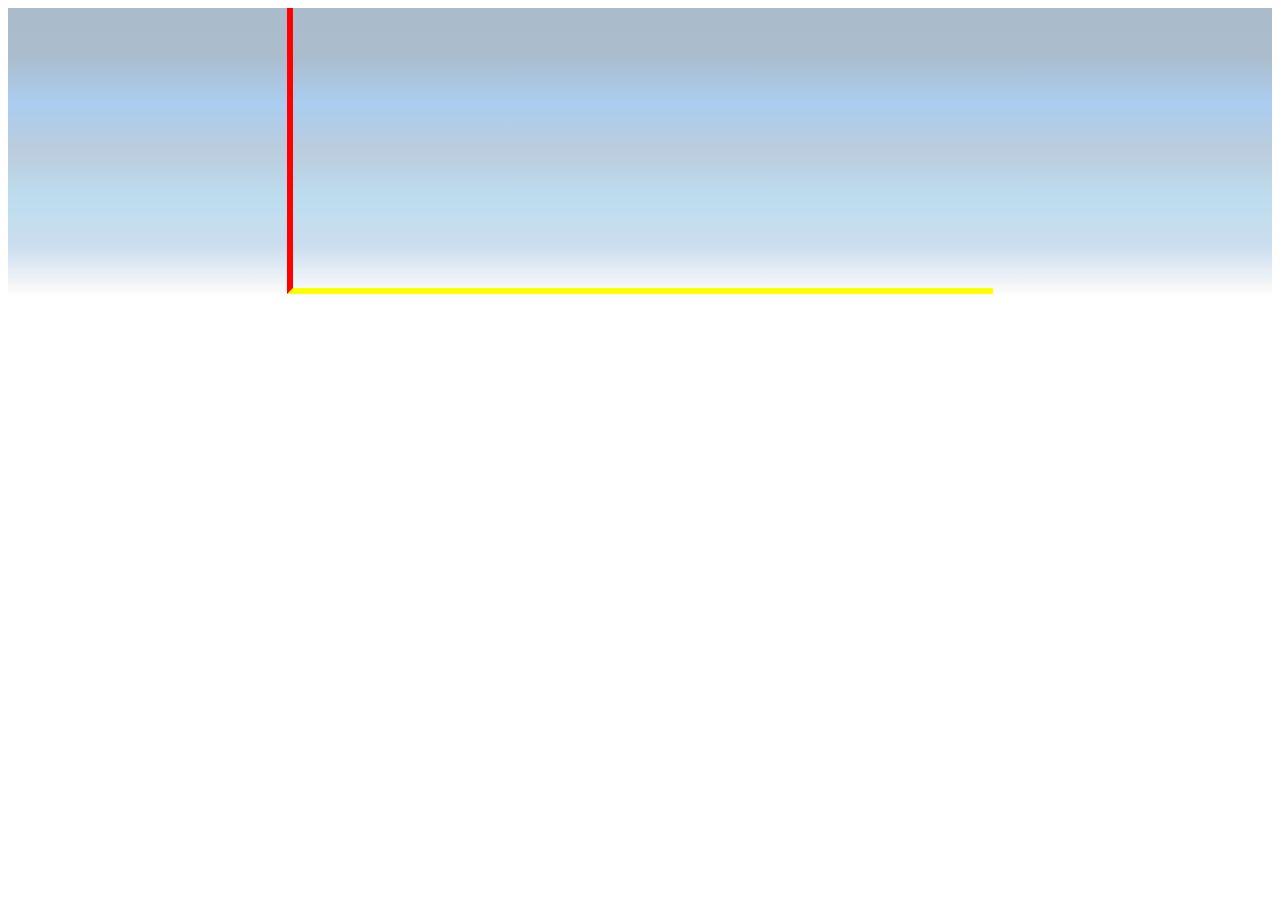
<file: index.html>
<!DOCTYPE html>
<html lang="en">
<head>
    <meta charset="UTF-8">
    <meta http-equiv="X-UA-Compatible" content="IE=edge">
    <meta name="viewport" content="width=device-width, initial-scale=1.0">
    <title>Document</title>
    <style>
        /* 首页 */
        #main_page {
        width: 100%;
        height: 100%;
        background: linear-gradient(#aabbcc, #abbccd, #abcdef, #bbccdd, #bcddef, #ccddee, #fdfcfb);
        }

        /* 首页上部空白 */
        #main_page .blank_in_main {
        width: 100%;
        height: 150px;
        }

        /* 中间方块 */
        #main_page .block {
        width: 700px;
        height: 280px;
        display: flex;
        margin: 0 auto;
        /* border-radius: 20px; */
        border-left: red solid 6px;
        border-bottom: yellow solid 6px;
        }

        /* #main_page .block:hover {
        border: 1px solid rgba(77, 77, 77, 0.4);
        -webkit-box-shadow: 0 0 70px #111;
        box-shadow: 0 0 70px #111;
        } */

        #main_page .block .text {
        width: 100%;
        height: 100%;
        color: #000;
        left: 0;
        top: 0;
        }

        #main_page .block .text h1 {
        text-align: center;
        font-family: my_first_font, STHeiti, \4e3d\9ed1 Pro, "microsoft yahei", \9ed1\4f53, sans-serif;
        font-size: 75px;
        }

        #main_page .block .text p {
        text-align: center;
        font-size: 20px;
        font-family: STHeiti, \4e3d\9ed1 Pro, "microsoft yahei", \9ed1\4f53, sans-serif;
        font-size: 24px;
        line-height: 38px;
        }

        #main_page .block .text p.foxmail_in_main {
        color: #2C91DE;
        font-family: Consolas;
        }

        #main_page .block .text p.neteasy_in_main {
        color: #7d2704;
        font-family: Consolas;
        }
    </style>
    <script src="https://cdnjs.cloudflare.com/ajax/libs/jquery/3.4.1/jquery.min.js"></script>
</head>
<body>
    <div id="main_page">
        <div class="block">
            <!-- <div class="text"> -->
                <!-- <h1>hello, world</h1>
                <p>狗日的杨俊明</p>
                <p>狗日的Mr-ming</p>
                <p>狗日的unicorn</p> -->
            <!-- </div> -->
        </div>
    </div>
</body>
<!-- <script>
    // 首页中间block随鼠标移动旋转部分
    let mouse = {
        X: 0,
        Y: 0,
        CX: 0,
        CY: 0,
    }, block = {
        X: mouse.X,
        Y: mouse.Y,
    }
    $('#main_page .block').on('mousemove', function (e) {
        mouse.X = (e.pageX - $(this).offset().left) - $('#main_page .block').width() / 2
        // e.pageX: 鼠标到浏览器视窗左边缘的距离
        // $(this).offset().left: block元素左边缘到浏览器视窗左边缘的距离
        mouse.Y = (e.pageY - $(this).offset().top) - $('#main_page .block').height() / 2
        // e.pageY: 鼠标到浏览器视窗上边缘的距离
        // $(this).offset().top: block元素上边缘到浏览器视窗上边缘的距离
    })
    $('#main_page .block').on('mouseleave', function (e) {
        mouse.X = mouse.CX
        mouse.Y = mouse.CY
    })
    setInterval(function () {
        block.Y = block.Y + (mouse.Y - block.Y) / 12
        block.X = block.X + (mouse.X - block.X) / 12
        $('#main_page .block').css({
            transform: 'scale(1.03) translate(' + (block.X * 0.05) + 'px, ' + (block.Y * 0.05) + 'px) rotateX(' + (block.Y * 0.05) + 'deg) rotateY(' + (block.X * 0.05) + 'deg)'
        })
    }, 20)
</script> -->
</html>
</file>
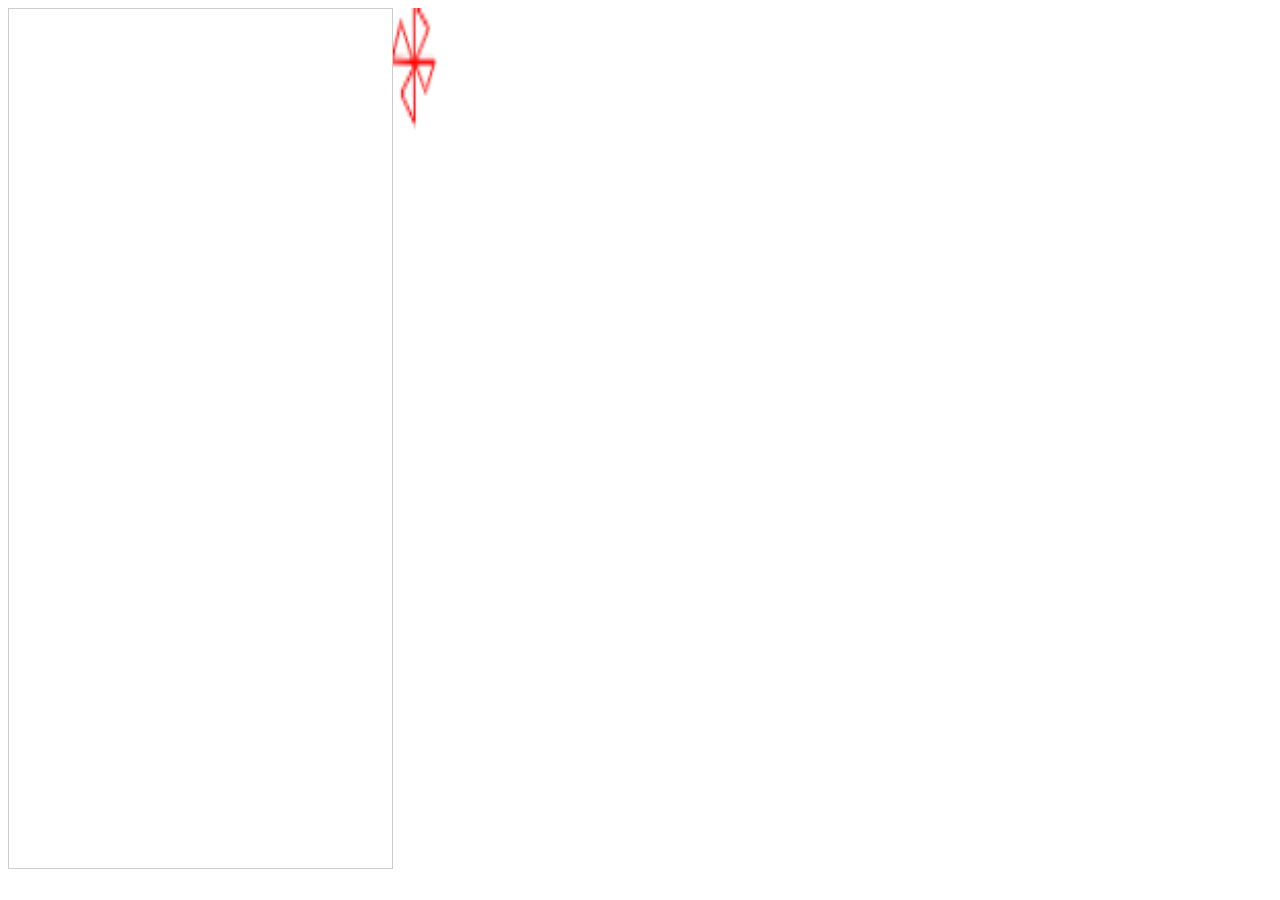
<file: canvas/index.html>
<!DOCTYPE html>
<html lang="en">

<head>
  <meta charset="UTF-8">
  <title>Title</title>
  <style>
    * {
      margin: 1;
      padding: 1;
    }
    .show-rough{
      border: 1px solid #ccc;
      width: 30%;
      height: 95vh;
      resize: none;
      font-size: large;
    }
  </style>
</head>

<body>

  <textarea id="points_input" class="show-rough"></textarea>

  <canvas id="myCanvas" style="position: absolute; width: 48%; height: 95vh;">
    <p>您的系统不支持此程序!</p>
  </canvas>


  <script>
    document.onkeydown = function(event){        //在全局中绑定按下事件  
      var e  = event  ||  window.e;
      var keyCode = e.keyCode || e.which;
      switch(keyCode){
        case 13:
          points = document.getElementById("points_input").value
          points = JSON.parse(points)

          draw(points)
          break;
      }
    }
    var ctx = document.querySelector('#myCanvas').getContext('2d')
    function draw(points){
      ctx.strokeStyle = '#f00'
      ctx.fillStyle = 'transParent'
      ctx.beginPath()
      for(let i = 0; i < points.length; ++i){
        for(let k = 0; k < points[i].length; ++k){
          if(k == 0){
            ctx.moveTo(points[i][k].x / 10 + 10, points[i][k].y / 10 + 10);
          }else{
            ctx.lineTo(points[i][k].x / 10 + 10, points[i][k].y / 10 + 10)
          }
        }
      }
      ctx.stroke()
    }
    var points = [[
                    {
                        "x": 3.49285,
                        "y": -2.53102,
                        "isEdit": true
                    },
                    {
                        "x": 2.5939,
                        "y": -108.60695,
                        "isEdit": true
                    },
                    {
                        "x": 74.06031,
                        "y": -64.55847,
                        "isEdit": true
                    },
                    {
                        "x": 8.43706,
                        "y": -5.67734
                    },
                    {
                        "x": 102.37719,
                        "y": -5.67734,
                        "isEdit": true
                    },
                    {
                        "x": 59.22766,
                        "y": 46.46168,
                        "isEdit": true
                    },
                    {
                        "x": 10.23496,
                        "y": -1.63207
                    },
                    {
                        "x": -60.78198,
                        "y": 49.608,
                        "isEdit": true
                    },
                    {
                        "x": 4.84127,
                        "y": 100.84806,
                        "isEdit": true
                    },
                    {
                        "x": 3.04337,
                        "y": 0.6153,
                        "isEdit": true
                    },
                    {
                        "x": -62.1304,
                        "y": -76.2448
                    },
                    {
                        "x": -105.7294,
                        "y": -8.37419,
                        "isEdit": true
                    },
                    {
                        "x": 8.43706,
                        "y": -4.32892
                    }
                ]]
    draw(points)
  </script>
</body>

</html>
</file>
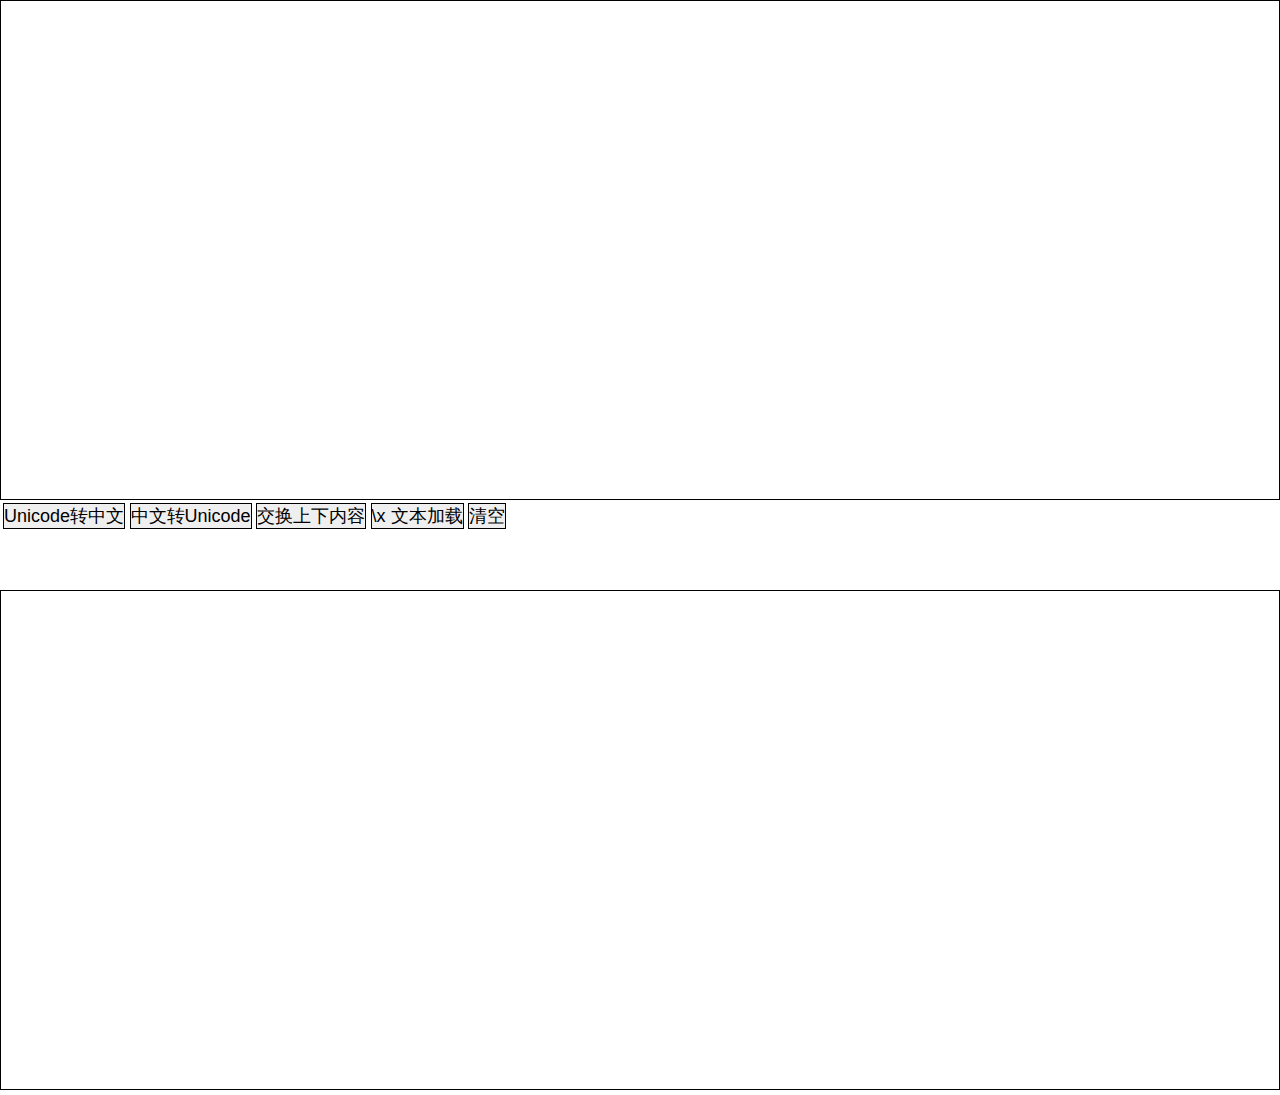
<file: coder/index.html>
<!DOCTYPE html>
<title>Coder Tools</title>
<meta charset="utf-8">
<meta name="viewport" content="width=device-width, initial-scale=1">
<link rel="stylesheet" href="/static/css/center.css">
<script type="text/javascript" src="/static/js/getUrlParams.js"></script>
<script type="text/javascript" src="/static/js/base64.js"></script>

<style>
    body{
        width: 100%;
        /* justify-content: center; */
        display: block;
        /* align-items: center; */
        background-color: white;
    }
    .textbox {
        width: 100%;
        height: 500px;
        resize: none;
        font-size: large;
    }
    .buttonBox {
        box-sizing: border-box;
        border: solid 3px white;
        width: 100%;
        height: 10%;
        font-size: large;
    }
    textarea {
        width: 100%;
        height: 100%;
        resize: none;
        font-size: large;
        /* 盒子内部框 */
        box-sizing: border-box;
        border: solid 1px black;
        padding: 10px;
    }
    button {
        font-size: large;
        box-sizing: border-box;
        border: solid 1px black;
    }

</style>

<body>
    <div class="textbox">
        <textarea id="input"></textarea>
    </div>
    <div class="buttonBox">
        <button onclick="unicodeToChinese()">Unicode转中文</button>
        <button onclick="chineseToUnicode()">中文转Unicode</button>
        <button onclick="exchange()">交换上下内容</button>
        <button onclick="redisLoad()">\x 文本加载</button>
        <button onclick="setStr('')">清空</button>
    </div>
    <div class="textbox">
        <textarea id="output"></textarea>
    </div>
    <script>
        function getStr() {
            var str = document.getElementById("input").value;
            return str;
        }

        function setStr(str) {
            document.getElementById("output").value = str;
        }

        function unicodeToChinese() {
            str = getStr();
            var reg = /\\u[0-9a-fA-F]{2,4}/g;
            var result = str.replace(reg, function (match) {
                var temp = parseInt(match.replace(/\\u/, ""), 16);
                return String.fromCharCode(temp);
            });
            setStr(result);
        }

        function chineseToUnicode() {
            str = getStr();
            var result = "";
            for (var i = 0; i < str.length; i++) {
                result += "\\u" + str.charCodeAt(i).toString(16);
            }
            setStr(result);
        }

        function redisLoad() {
            str = getStr();
            var result = "";
            result = decodeURI(str.replace(/\\x/g, "%"));
            setStr(result);
        }

        function exchange() {
            var str1 = getStr();
            var str2 = document.getElementById("output").value;
            document.getElementById("input").value = str2;
            document.getElementById("output").value = str1;
        }
    </script>

</body>
</file>
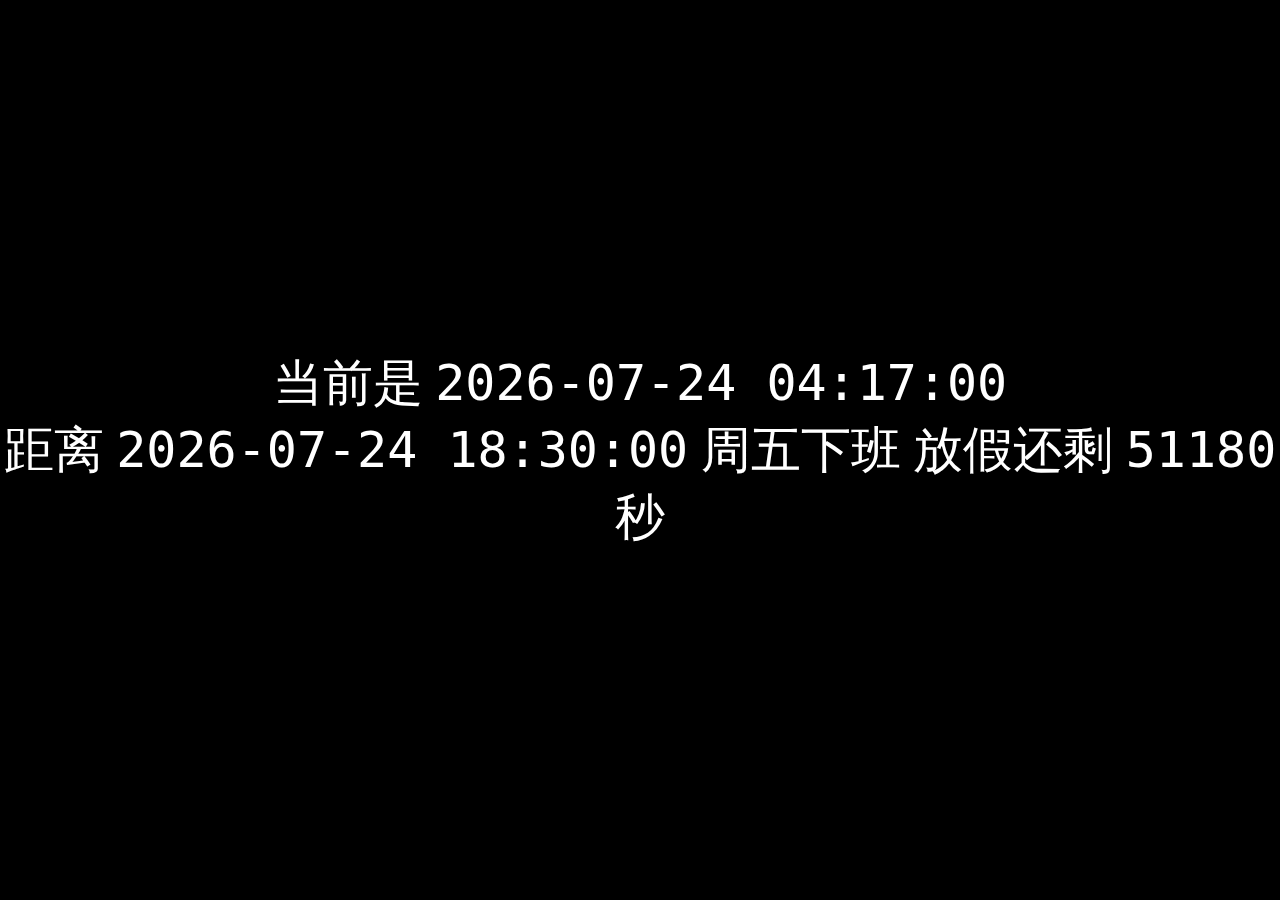
<file: holiday/index.html>
<!DOCTYPE html>
<title>holiday</title>
<meta charset="utf-8">
<meta name="viewport" content="width=device-width, initial-scale=1">
<link rel="stylesheet" href="/static/css/center.css">
<script type="text/javascript" src="/static/js/formatDate.js"></script>
<script type="text/javascript" src="/static/js/getUrlParams.js"></script>

<body>
    <div class="show_content" id="show_content">
        <span>当前是</span>
        <span id="now", class="num_show"></span>
        <br/>
        <span>距离</span>
        <span id="endDate", class="num_show"></span>
        <span id="holiday"></span>
        <!-- <span id="year", class="num_show"></span>
        <span>年</span>
        <span id="month", class="num_show"></span>
        <span>月</span>
        <span id="day", class="num_show"></span>
        <span>日</span>
        <span id="hour", class="num_show"></span>
        <span>时</span> -->
        <span>放假还剩</span>
        <span id="show_day", class="num_show"></span>
        <span>秒</span>
    </div>
    <script>

        console.log("-------------------使用说明-------------------")
        console.log("url中加入 endDate=2024-01-01 00:00:00 可以指定假期开始时间")
        console.log("url中加入 holiday=new_year 可以指定假期名称")
        console.log("-----------------end 使用说明-----------------")

        // 获取假期时间
        endDateStr = getLocationParams("endDate")
        if (endDateStr == "没有该参数信息") {
            var end_date = nextFriday()
        }else{
            var end_date = new Date(endDateStr);
        }

        // 获取假期名称
        holiday = getLocationParams("holiday")
        if (holiday == "没有该参数信息") {
            holiday = "周五下班"
        }

        initialLoad();

        remainSeconds = getHolidaySeconds()
        remainDays = parseInt(remainSeconds / 86400)

        document.title=holiday + "倒计时:" + remainDays

        function setDateShow(){
            document.getElementById("now").innerText = new Date().Format("yyyy-MM-dd hh:mm:ss");
            document.getElementById("endDate").innerText = end_date.Format("yyyy-MM-dd hh:mm:ss");
            // document.getElementById("year").innerText = end_date.getFullYear();
            // document.getElementById("month").innerText = end_date.getMonth() + 1;
            // document.getElementById("day").innerText = end_date.getDate();
            // document.getElementById("hour").innerText = end_date.getHours();
        }
        function getHolidaySeconds(){
            // 获取剩余的秒数
            var now = new Date();
            var endDay = end_date.getDate();
            if (now > end_date) {
                return 0
            }
            // 获取到当前时间的毫秒不可能刚好为0，所以剩余秒数+1
            remainSeconds = parseInt((end_date - now) / 1000) + 1;
            // var day = now.getDate();
            // if (now.getHours() >= 18) {
            //     remainSeconds = 0
            // }else if (now.getHours()<8 || (now.getHours()==8 && now.getMinutes()<30)){
            //     remainSeconds = 9.5 * 60 * 60
            // }else{
            //     remainSeconds = 60 - now.getSeconds() + 60 * (59 - now.getMinutes()) + 60 * 60 * (17 - now.getHours())
            // }
            // for(i=day+1;i<=endDay;i++){
            //     remainSeconds += 60 * 60 * 9.5
            // }
            return remainSeconds
        }

        function nextFriday(){
            var now = new Date();
            var week = now.getDay();
            var today = new Date(now.getFullYear() + "-" + (now.getMonth() + 1) + "-" + now.getDate());
            var friday = 0;
            if (week < 6 && week > 0){
                friday = today.getTime() + (5 - week) * 24 * 60 * 60 * 1000 + 18.5 * 60 * 60 * 1000;
            // }else{
            //     friday = today.getTime() + (12 - week) * 24 * 60 * 60 * 1000 + 18.5 * 60 * 60 * 1000;
            }
            return new Date(friday);
        }

        function updateHolidaySeconds(){
            remainSeconds = getHolidaySeconds();
            if (remainSeconds>0){
                document.getElementById("show_day").innerText = remainSeconds;
                document.getElementById("now").innerText = new Date().Format("yyyy-MM-dd hh:mm:ss");
            }else{
                document.getElementById("show_content").innerHTML = '放假时间到了，快回家吧<br\><img src="/static/img/fly.webp">';
            }
            if (typeof timer != "undefined" && remainSeconds == 0) {
                clearInterval(timer);
            }
        }

        function initialLoad(){
            document.getElementById("holiday").innerText = holiday;
            setDateShow()
            updateHolidaySeconds()
        }

        var timer = setInterval(updateHolidaySeconds, 1000);

    </script>
</body>
</file>
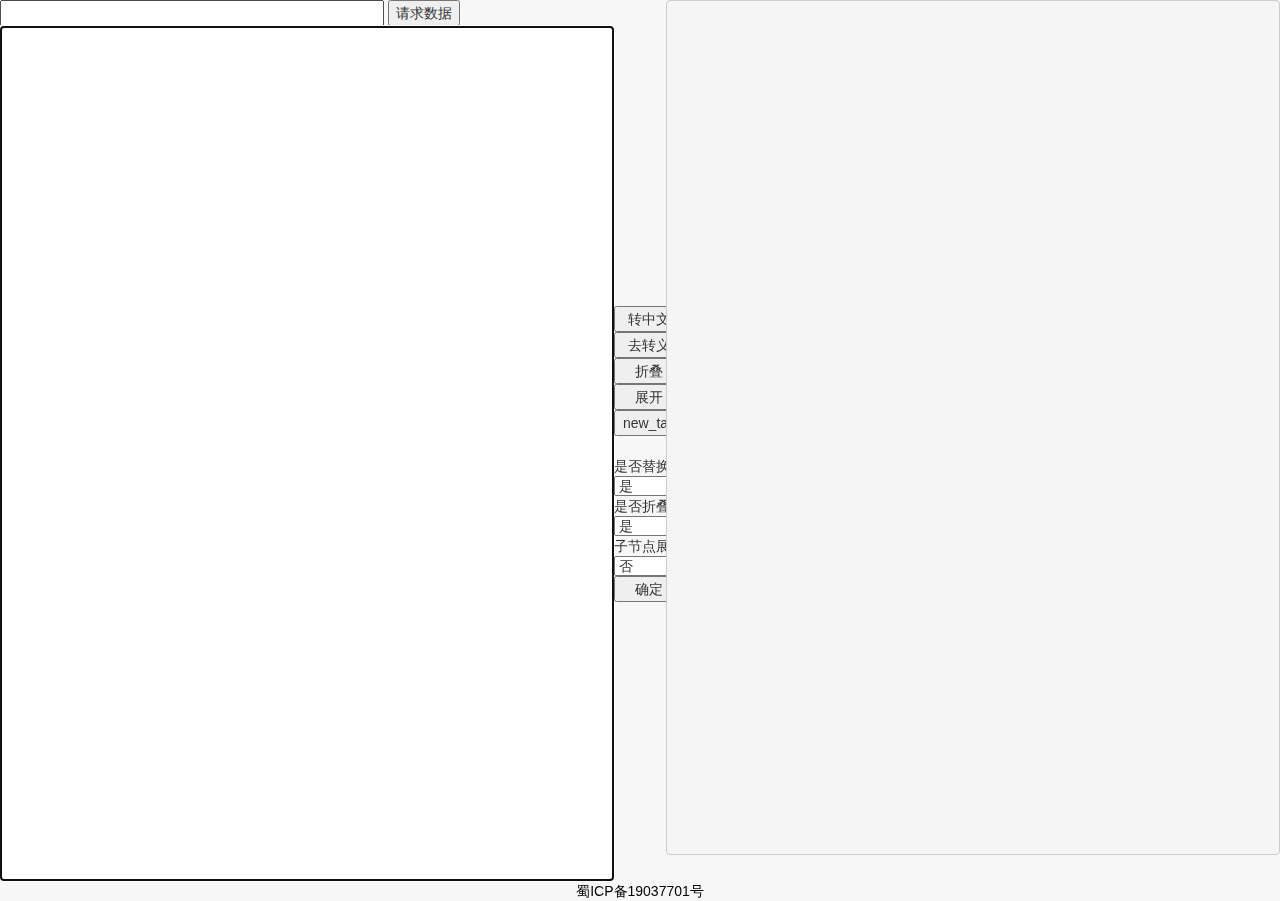
<file: json/index.html>
<!DOCTYPE html>
<html lang="zh">
<head>
<meta http-equiv="Content-Type" content="text/html; charset=UTF-8">
<link rel="stylesheet" type="text/css" href="https://cdn.bootcdn.net/ajax/libs/twitter-bootstrap/3.3.4/css/bootstrap.min.css" />
<link rel="stylesheet" type="text/css" href="https://cdn.bootcdn.net/ajax/libs/jquery-jsonview/1.2.3/jquery.jsonview.min.css" />
<title>json-stolenzc</title>
<style>
    body {
        background-color: #F7F7F7
    }
    .box{
        display: flex;
        align-items: center;
    }

    .operation{
        display: flex;
        flex-direction: column;
    }

    .show-rough{
        border: 1px solid #ccc;
        width: 48%;
        height: 95vh;
        resize: none;
        font-size: large;
    }

    .showinfo{
        position: absolute;
        /* background-color: #eef1f8; */
        width: 48%;
        height: 100%;
        top: 0;
        right: 0;
        /* padding: 5px;
        border-radius: 4px; */
        /* border: 1px solid #ccc; */
        /* display: none; */
    }
    .showinfo pre{
        padding: 5px;
        border: 1px solid #ccc;
        margin:2;
        height:95%;
        overflow-y: scroll;
    }

    .footer{
        text-align: center;
        vertical-align: bottom;
    }

    a:link,a:visited{
        color:black
    }

    a:hover{
        color:blue
    }

</style>
<script src="https://cdn.bootcdn.net/ajax/libs/jquery/1.8.0/jquery.min.js"></script>
<!-- <script src="https://cdn.bootcdn.net/ajax/libs/jquery-jsonview/1.2.3/jquery.jsonview.min.js"></script>  -->
<script src="/static/js/json_view.js"></script>

<script type="text/javascript">
 
    $(document).ready(function(){
        // 使用说明
        console.log("你真是个小可爱，使用说明都被你找到了")
        console.log("进入网页，自动聚焦到输入框")
        console.log("输入完成，敲回车自动使用替换并格式化方法")
        console.log("替换主要是替换掉单引号、True、False、None字符为json标准字符")
        console.log("除非json中有这些不需要替换，否则都建议使用替换并格式化")
        // 聚焦输入框
        $("#input").focus();
        // 绑定回车键
        $("#input").keypress(function(e) {
            var eCode = e.keyCode ? e.keyCode : e.which ? e.which : e.charCode;
                if (eCode == 13){
                    // run(true)
                    format(true)
        }
    });
        // $(".show-rough").mouseover(function(){
        //     var left = $(this).offset().left + $(this).width() +20;//计算div显示位置
        //     var top = $(this).offset().top + 20;
        //     var _jsonDate = $.parseJSON($(this).text());
        //     var showJson = syntaxHighlight(_jsonDate);
        //     $("#show-info").css({"left":left,"top":top}).show();
        //     $("#show-pre").html(showJson);
        // });
        // $(".show-rough").mouseout(function(){
        //     $("#show-info").hide().html();
        //     $("#show-pre").html();
        // })
    });

    function format(is_replace=true, collapsed=false, recursive_collapser=true){
        console.log(is_replace, collapsed, recursive_collapser)
        try {
            var input = $('#input').val()
            if (is_replace == true){
                input = input.replace(/\'/g, '"').replace(/True/g, 'true').replace(/False/g, 'false').replace(/None/g, 'null');
            }
            var input = eval('(' + input + ')');
        }
        catch (error) {
            return alert(error);
        }

        $('#show-pre').JSONView(input, { collapsed: collapsed, recursive_collapser: recursive_collapser })
    }

    function run(is_replace){
        // 获取输入值
        var _jsonData = document.getElementById("input").value
        // 调用json格式化
        var showJson = syntaxHighlight(_jsonData, is_replace)
        // 输出到页面上
        $("#show-pre").html(showJson);
        // document.getElementById("show-info").innerText = showJson;
    }

    function decodeUnicode(){
        // unicode 转为中文
        var html = document.getElementById("input").value
        html = unescape(html.replace(/\\u/g, '%u'))
        document.getElementById("input").value = html
    }

    function custom_config(){
        var replace = $('#repace').val() == 'true' ? true : false
        var expand = $('#expand').val() == 'true' ? true : false
        var expand_child = $('#expand_child').val() == 'true' ? true : false
        format(replace, expand, expand_child)
    }

    function newtab(){
        var html = document.getElementById("input").value
        html = html.replace(/\'/g, '"').replace(/True/g, 'true').replace(/False/g, 'false').replace(/None/g, 'null');
        var newwindow = window.open('', "_blank",'');
        newwindow.document.write(html);
    }

    function zhuanyi(){
        // 去转义函数
        var html = document.getElementById("input").value
        html = html.replace(/\\(.{1})/g, "$1")
        document.getElementById("input").value = html
    }

    function trans_to_chinese(){
        // unicode 转为中文
        var html = document.getElementById("input").value
        html = unescape(html.replace(/\\u/g, '%u'))
        document.getElementById("input").value = html
    }

    function get_data(){
        var url = document.getElementById("requests_url").value
        if (url.substr(0, 5) == "http:"){
            url = url.replace(/http:/, "https:")
            document.getElementById("requests_url").value = url
        }
        var httpRequest = new XMLHttpRequest();
        httpRequest.open('GET', url, true);
        httpRequest.send();
        httpRequest.onreadystatechange = function () {
            if (httpRequest.readyState == 4 && httpRequest.status == 200) {
                var json = httpRequest.responseText;//获取到json字符串，还需解析
                document.getElementById("input").value = json
                format()
            }
        };
    }

    //处理json数据，采用正则过滤出不同类型参数
    function syntaxHighlight(json, is_replace) {
        // 判断是否替换
        if (is_replace == true){
            json = json.replace(/\'/g, '"').replace(/True/g, 'true').replace(/False/g, 'false').replace(/None/g, 'null');
        }
        // json格式化，缩进为4个字符
        json = JSON.stringify(JSON.parse(json), undefined, 4);
        json = json.replace(/&/g, '&').replace(/</g, '<').replace(/>/g, '>');
        // 进行颜色替换
        return json.replace(/("(\\u[a-zA-Z0-9]{4}|\\[^u]|[^\\"])*"(\s*:)?|\b(true|false|null)\b|-?\d+(?:\.\d*)?(?:[eE][+\-]?\d+)?)/g, function(match) {
            var cls = 'number';
            if (/^"/.test(match)) {
                if (/:$/.test(match)) {
                    cls = 'key';
                } else {
                    cls = 'string';
                }
            } else if (/true|false/.test(match)) {
                cls = 'boolean';
            } else if (/null/.test(match)) {
                cls = 'null';
            }
            return '<span class="' + cls + '">' + match + '</span>';
            // js简单格式化json的方法
            // var text = "...";//json格式的字符串
            // var jsonPretty = JSON.stringify(JSON.parse(text),null,2);  
        });
    };
</script>
</head>
<body>

    <div id="requests" class="requests">
        <input type="text" id="requests_url" style="width: 30%;">
        <button id="requests_get" onclick="get_data()">请求数据</button>
    </div>


    <div class="box">

        <textarea id="input" class="show-rough"></textarea>
        <div class="operation">
            <button onclick="decodeUnicode()" title="unicode转中文">转中文</button>
            <button onclick="zhuanyi()" title="去转义">去转义</button>
            <button onclick="format(true, true)" title="全部折叠">折叠</button>
            <button onclick="format(true)" title="全部展开">展开</button>
            <button onclick="newtab()" title="新标签打开">new_tab</button>
            <span>&emsp;</span>
            <span>是否替换</span>
            <select name="replace" id="repace" title="是否替换">
                <option disabled>替换</option>
                <option value=true>是</option>
                <option value=false>否</option>
            </select>
            <span>是否折叠</span>
            <select name="expand" id="expand" title="是否折叠">
                <option disabled>折叠</option>
                <option value=true>是</option>
                <option value=false>否</option>
            </select>
            <span>子节点展开</span>
            <select name="expand_child" id="expand_child" title="是否展开子节点">
                <option disabled>子节点</option>
                <option value=true>是</option>
                <option value=false selected="true">否</option>
            </select>
            <button onclick="custom_config()" title="执行当前设置">确定</button>

        </div>
    
        <!-- <button onclick="run(true)">替换并格式化</button>
        <button onclick="run(false)">直接格式化</button>
        <button onclick="newtab()">打开新标签</button> -->
        <div id="show-info" class="showinfo">
            <pre id="show-pre" style="font-size: 1.3em;"></pre>
        </div>
    </div>

    <div class="footer">
        <a href="http://beian.miit.gov.cn">蜀ICP备19037701号</a>
    </div>

</body>
</html>
</file>
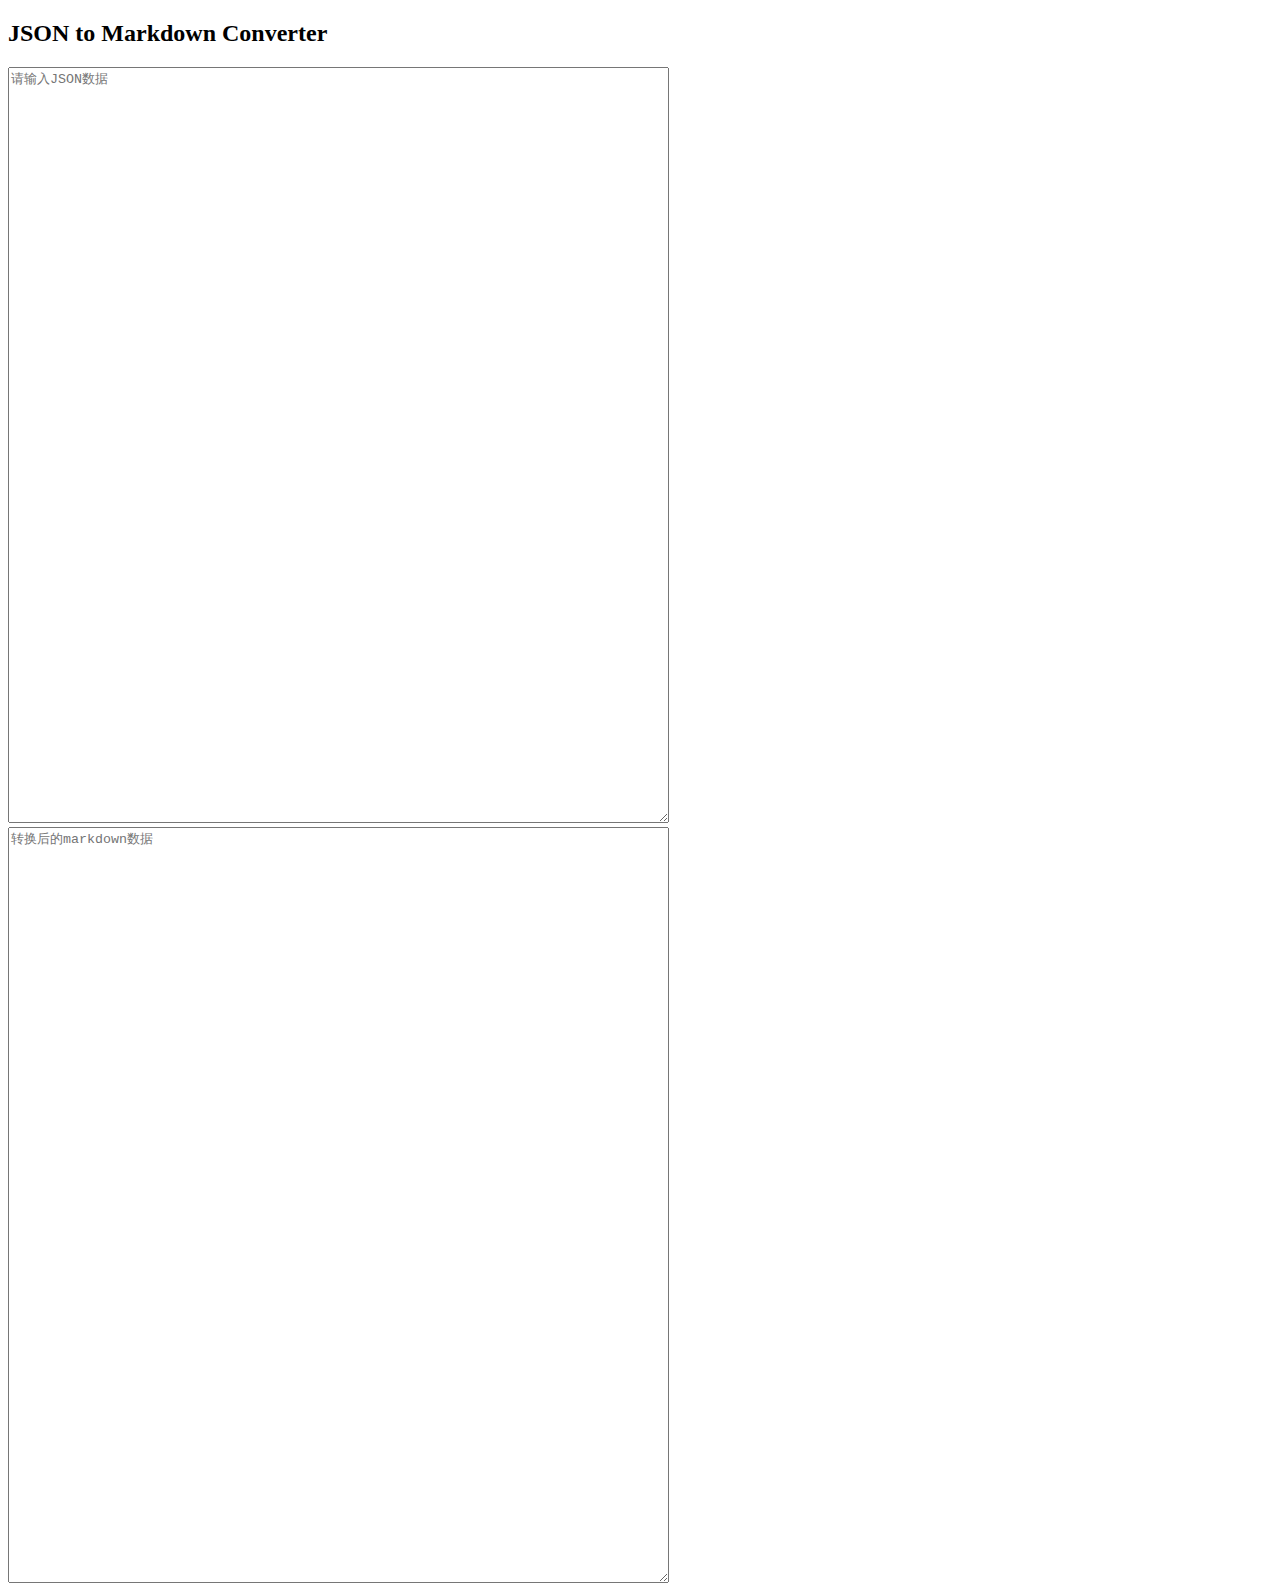
<file: json2markdown/index.html>
<!DOCTYPE html>
<html lang="en">

<head>
    <meta charset="UTF-8">
    <title>JSON to Markdown</title>
</head>

<body>

    <h2>JSON to Markdown Converter</h2>

    <textarea id="json-input" rows="50" cols="80" placeholder="请输入JSON数据"></textarea>

    <textarea id="markdown-output" rows="50" cols="80" placeholder="转换后的markdown数据" readonly></textarea>

    <script src="../static/js/json2markdown.js"></script>

    <script>
        // 监听JSON输入框的输入事件
        document.getElementById('json-input').addEventListener('input', function () {
            // 当JSON输入框内容变动时，自动调用转换函数并更新输出框  
            convertToMarkdownTable();
        });
    </script>

</body>

</html>
</file>
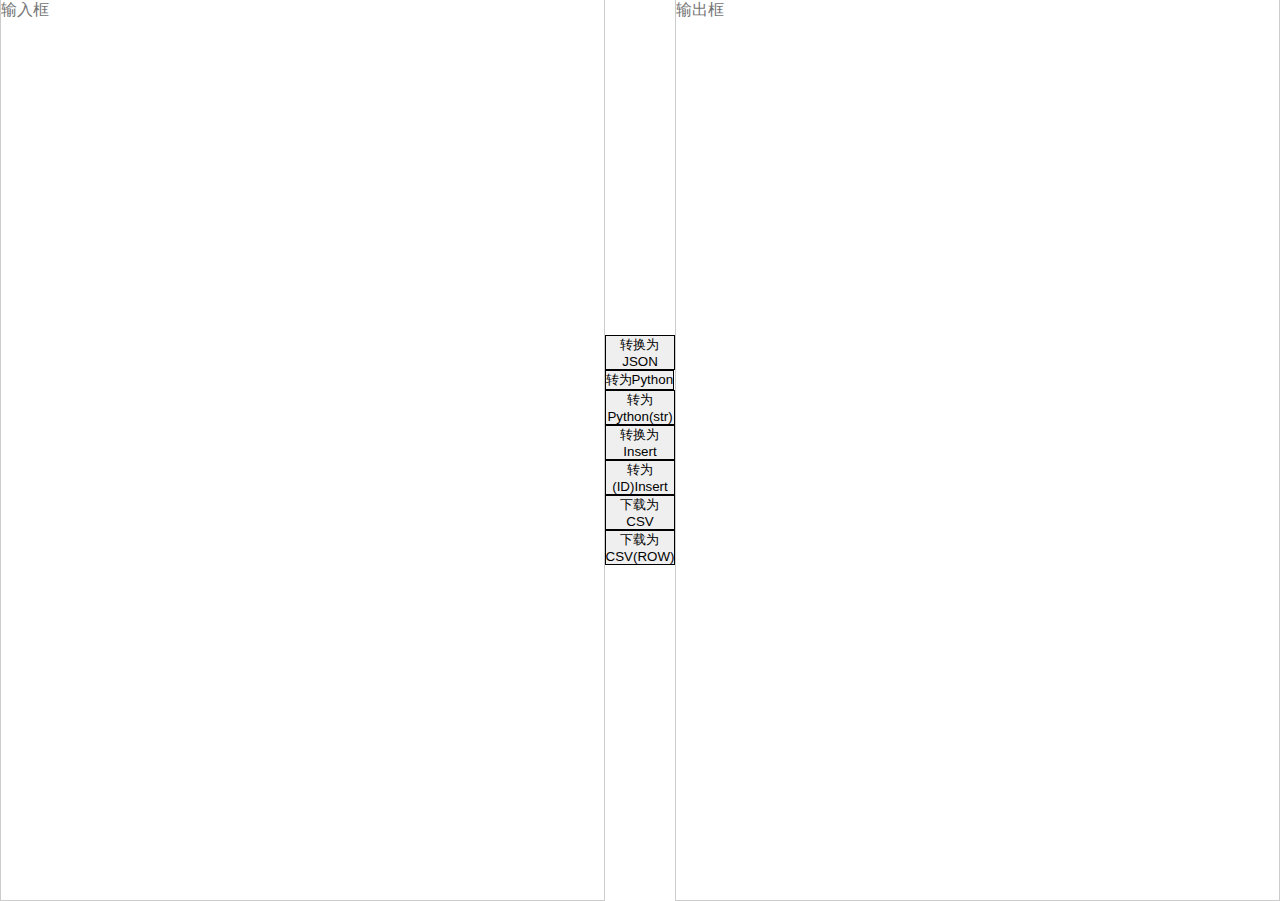
<file: sql/index.html>
<!DOCTYPE html>
<title>SQL输出转换</title>
<meta charset="utf-8">
<meta name="viewport" content="width=device-width, initial-scale=1">
<link rel="stylesheet" href="/static/css/center.css">
<script type="text/javascript" src="/static/js/getUrlParams.js"></script>
<script type="text/javascript" src="/static/js/base64.js"></script>

<style>
    body {
        width: 100%;
        height: 100vh;
        display: flex;
        background-color: white;
        justify-content: center;
        align-items: center;
    }

    .show_content {
        display: flex;
        align-items: center;
        width: 100%;
        height: 100vh;
    }

    .num_show {
        font-family: monospace
    }

    .show-rough {
        border: 1px solid #ccc;
        width: 100%;
        height: 100vh;
        resize: none;
        font-size: large;
    }

    button {
        display: flex;
        flex-direction: column;
        border: 1px solid black;
    }
</style>

<body>
    <div class="show_content">
        <textarea id="input" class="show-rough" placeholder="输入框"></textarea>
        <div class="operation">
            <button onclick="convert_to_json()" title="转为json">转换为 JSON</button>
            <button onclick="convert_to_python()" title="转为Python">转为Python</button>
            <button onclick="convert_to_python_no_str()" title="转为Python(str)">转为Python(str)</button>
            <button onclick="convert_to_insert()" title="转为insert语句">转换为 Insert</button>
            <button onclick="convert_to_insert(include_id=true)" title="转为insert语句">转为(ID)Insert</button>
            <button onclick="download_as_csv()" title="下载为 CSV">下载为 CSV</button>
            <button onclick="download_row_as_csv()" title="下载为 CSV(ROW)">下载为 CSV(ROW)</button>
        </div>
        <textarea id="output" class="show-rough" placeholder="输出框"></textarea>
    </div>

    <script>
        let log_style = "color: #fadfa3;\
        background: #26262a;\
        padding:5px 0;\
        font-size: 25px;\
        font-family: '华文行楷', san-serif;\
        line-height: 30px;\
        text-align: center;"
        console.log("\n %c 欢迎来到神秘国度\n", log_style)
        console.log("SQL 输出转换工具")
        console.log("设计初衷：")
        console.log("    线上数据库无法使用工具链接")
        console.log("    只能通过命令行输出")
        console.log("    但是命令行输出的数据格式不是json")
        console.log("    无法直接放到代码中运行")
        console.log("    需要手动转换")
        console.log("使用方法：")
        console.log("    1. 在线上数据库中执行sql，注意使用\G")
        console.log("    2. 将输出的数据复制到左边的输入框中")
        console.log("    3. 点击转为json按钮，将会在右边的输出框中显示转换后的数据")
        console.log("    4. 将右边的输出框中的数据复制到代码中")
        console.log("快捷键使用：")
        console.log("    1. 在网页中按下 Ctrl/Command + c 键，会自动将剪贴板中的内容覆盖粘贴到输入框中")
        console.log("    2. 在网页中按下 Enter 键，会自动调用转换为Python 按键功能")
        console.log("    3. 在网页中按下 Ctrl/Command + v 键，会自动将输出文本框中的内容选中并复制到剪贴板中")
        console.log("注意事项：")
        console.log("    1. 如果sql中有列名带冒号，会导致转换失败")
        console.log("    2. 笔者使用Python语言开发，特别提供了转为Python字典的功能")
        console.log("    3. Python与json的区别为：null->None, true->True, false->False")
        console.log("更新日志：")
        console.log("    2023-02-11 添加转换网页，支持转换为JSON、Python格式数据")
        console.log("    2023-02-16 添加转换为Insert语句的功能，ID表示Insert语句中包含id字段")
        console.log("    2023-11-21 添加转换为Python(str)的功能，所有的value都按照字符串处理")
        console.log("    2024-11-08 添加了页面快捷键的功能，操作纯键盘，脱离鼠标低效点击行为")
        console.log("ENJOIN IT")

        function deal_line(line_text, python = false, value_is_str = false) {
            // 处理单行数据
            line_text = line_text.trim()
            commonIndex = line_text.indexOf(':')
            if (commonIndex == -1) {
                // 没找到冒号
                return
            }
            // 不考虑sql列名带冒号的情况
            if (line_text.length == commonIndex + 1) {
                // 冒号在字符串结尾
                key = line_text.slice(0, commonIndex)
                value = ""
            } else {
                key = line_text.slice(0, commonIndex)
                value = line_text.slice(commonIndex + 1)
            }
            key = key.trim()
            value = value.trim()

            if (!value_is_str && Number(value).toString() != "NaN" && value != "") {
                // 转换为数字
                value = Number(value)
            }

            if (value == 'NULL') {
                value = null
            }
            if (value == 'true') {
                value = true
            }
            if (value == 'false') {
                value = false
            }

            if (python) {
                if (value === null) {
                    value = 'None'
                }
                if (value === true) {
                    value = 'True'
                }
                if (value === false) {
                    value = 'False'
                }
            }

            return {
                key: key,
                value: value
            }
        }

        function deal_block(line_block, python = false, value_is_str = false) {
            // 处理单个块
            line_block = line_block.trim()
            line_array = line_block.split('\n')
            var result = {}
            for (let i = 0; i < line_array.length; i++) {
                line_text = line_array[i]
                if (line_text == '') {
                    continue
                }
                line_data = deal_line(line_text, python = python, value_is_str = value_is_str)
                if (line_data == undefined) {
                    continue
                }
                result[line_data.key] = line_data.value
            }
            return result
        }

        function deal_data(python = false, original_data = false, value_is_str = false) {
            input_text = document.getElementById('input').value
            var result = new Array()
            input_array = input_text.split(/\*{27} \d+\. row \*{27}\n/)
            for (let i = 0; i < input_array.length; i++) {
                if (input_array[i] == '') {
                    continue
                }
                result.push(deal_block(input_array[i], python = python, value_is_str = value_is_str))
            }
            if (original_data === true) {
                return result
            }
            return JSON.stringify(result, null, 4)
        }

        function output(data) {
            document.getElementById('output').value = data
        }

        function convert_to_json() {
            output(deal_data())
        }

        function replace_to_python(data) {
            data = data.replace(/: "None"/g, ': None')
            data = data.replace(/: "True"/g, ': True')
            data = data.replace(/: "False"/g, ': False')
            return data
        }

        function convert_to_python() {
            result = deal_data(python = true, original_data = false)
            output(replace_to_python(result))
        }

        function convert_to_python_no_str() {
            // 所有的 value 都按照字符串处理
            result = deal_data(python = true, original_data = false, value_is_str = true)
            output(replace_to_python(result))
        }

        function convert_to_insert(include_id = false) {
            values = ''
            keys = ''
            result = deal_data(python = false, original_data = true)
            for (const item of result) {
                value = ''
                key = ''
                for (var column in item) {
                    if (include_id == false && column == 'id') {
                        continue
                    }

                    data_str = item[column]
                    if (typeof data_str === 'string') {
                        data_str = '"' + data_str + '"'
                    }

                    if (value == '') {
                        value += data_str
                    } else {
                        value += ',' + data_str
                    }

                    if (keys == "") {
                        if (key == '') {
                            key += column
                        } else {
                            key += ',' + column
                        }
                    }
                }
                if (value.length > 0) {
                    value = '(' + value + ')'
                    if (values == "") {
                        values += value
                    } else {
                        values += ',' + value
                    }
                }
            }

            sql = 'INSERT INTO `table_name` (' + key + ') VALUES ' + values + ';'

            output(sql)
        }

        function download_as_csv() {
            result = deal_data(python = false, original_data = true)
            values = ''
            keys = ''
            for (const item of result) {
                key = ''
                value = ''
                for (var column in item) {

                    data_str = item[column]

                    if (value == '') {
                        value += data_str
                    } else {
                        value += ',' + data_str
                    }

                    if (keys == "") {
                        if (key == '') {
                            key += column
                        } else {
                            key += ',' + column
                        }
                    }
                }
                if (value.length > 0) {
                    value = value + "\n"
                    if (values == "") {
                        values += value
                    } else {
                        values += value
                    }
                }
                if (keys == "") {
                    keys = key
                }
            }

            csv = keys + "\n" + values

            download_csv_file(csv)
        }


        function download_row_as_csv() {
            input_text = document.getElementById('input').value
            input_text = input_text.replaceAll(" | ", ",")
            input_text = input_text.replaceAll("| ", "")
            input_text = input_text.replaceAll(" |", "")
            input_text = input_text.replaceAll(" ", "")
            // download_csv_file(csv_data)
            output(input_text)
        }

        function download_csv_file(csv_data) {
            var csv = 'data:text/csv;charset=utf-8,';

            csv += csv_data

            var encodedUri = encodeURI(csv);
            var link = document.createElement("a");
            link.setAttribute("href", encodedUri);
            link.setAttribute("download", "data.csv");
            document.body.appendChild(link);
            link.click();
        }

        // 复制到剪贴板
        function copy_to_clipboard() {
            var copyText = document.getElementById("output");
            copyText.select();
            document.execCommand("copy");
        }

        // 监听按下 enter 自动转换为 Python 格式的数据
        document.addEventListener('keydown', function(event) {
            if (event.key === "Enter") {
                convert_to_python();
            }
        })

        // 监听页面按下了 ctrl c 或 command c 后自动复制
        document.addEventListener('keydown', function(event) {
            if ((event.ctrlKey || event.metaKey) && event.key === 'c') {
                event.preventDefault(); // 阻止默认的复制行为

                copy_to_clipboard()
            }
        });

        // 监听页面按下了 ctrl v 或 command v 后自动粘贴 (不会进行粘贴提示弹窗)
        document.addEventListener('paste', function(event) {
            // 获取粘贴的文本内容
            const clipboardData = event.clipboardData || window.clipboardData;
            const pastedText = clipboardData.getData('Text');

            // 将粘贴的文本内容插入到指定输入框
            event.preventDefault(); // 防止默认粘贴行为

            const inputElement = document.getElementById('input');
            inputElement.value = pastedText; // 将剪贴板内容粘贴到输入框

            convert_to_python()
            copy_to_clipboard()
        });
        // // 监听页面按下了 ctrl v 或 command v 后自动粘贴 (会进行粘贴提示弹窗)
        // document.addEventListener('keydown', function(event) {
        //     if ((event.ctrlKey || event.metaKey) && event.key === 'v') {
        //         event.preventDefault(); // 阻止默认的粘贴行为

        //         // 获取剪贴板内容
        //         navigator.clipboard.readText().then(function(text) {
        //             // 将剪贴板内容插入到指定输入框
        //             const textArea = document.getElementById('input');
        //             textArea.value = text; // 将剪贴板内容粘贴到输入框
        //         }).catch(function(error) {
        //             alert("无法读取剪贴板内容: ", error);
        //         });
        //     }
        // });

    </script>

</body>
</file>
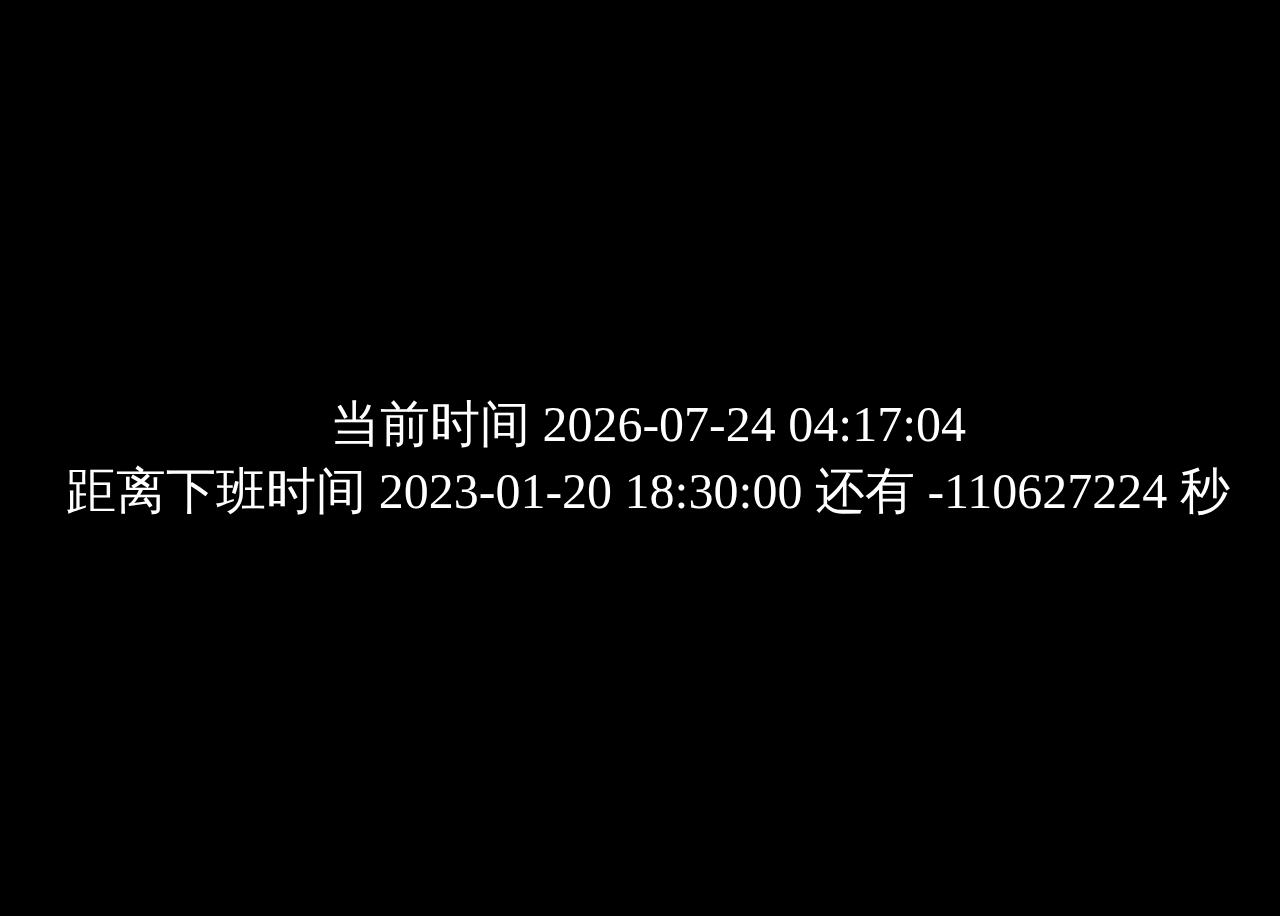
<file: yangFree/index.html>
<! DOCTYPE html>
<html>   
    <head>
        <meta charset="utf-8">
        <title>
            放假倒计时
        </title>
        <style type="text/css">
            body{   
                height: 100%;
                width: 100%;
                background-color: black;
                display: flex;
                align-items: center;
                justify-content: center;
            }
            .show_content{
                font-size: 50px;
                color:white;
                text-align: center;
            }
        </style>    
    </head>
    <body>
        <div class="show_content">
            <div id="clock"></div>
            <span>距离下班时间</span>
            <span id="endDate">2023-01-20 18:30:00</span>
            <span>还有</span>
            <span id="remainder"></span>
            <span >秒</span>
        </div>
    </body>
    <script>
        //判断月/小时/分/秒是否小于10
        function formatNum(num){
            if (num<10){
                numStr="0"+num
            }else {numStr=num}
            return numStr
        }
        // 获取实时时间
        function getRealTime(){
            var clock=document.getElementById("clock");
            var now=new Date();//获取当前时间
            var year=now.getFullYear();
            var month=now.getMonth();
            month=month+1;    //<!--月份是从0开始获取-->
            monthStr=formatNum(month)
            var day=now.getDate();
            var hour=now.getHours();
            hourStr=formatNum(hour)
            var minute=now.getMinutes();
            minuteStr=formatNum(minute)
            var second=now.getSeconds();
            secondStr=formatNum(second)
            var time=year+"-"+monthStr+"-"+day+" "+hourStr+":"+minuteStr+":"+secondStr;
            clock.innerHTML="当前时间   "+time;
        }       
        //获取离结束时间还有多少时间
        function getRemainderTime(){
            var remainder=document.getElementById("remainder");
            var t_end="2023-01-20 18:30:00";
            var after_t_end=new Date(t_end.replace(/-/g,"/"));//转换时间展示格式
            var t_start=new Date();
            var D_value_time=after_t_end.getTime()-t_start.getTime();//两个时间戳之间的毫秒数
            var a=t_start.getTime();
            var remainder_seconds=parseInt(D_value_time/1000);//将毫秒转换为秒
            var remainder_seconds=remainder_seconds;
            remainder.innerHTML=remainder_seconds;
        }
        
        getRealTime();
        getRemainderTime();
        
        window.onload=function(){
                window.setInterval(getRealTime,1000);
                window.setInterval(getRemainderTime,1000)
        }
        // window.onload=function(){
        //     window.setInterval(getRemainderTime,1000);
        // }

    </script>
</html>
</file>
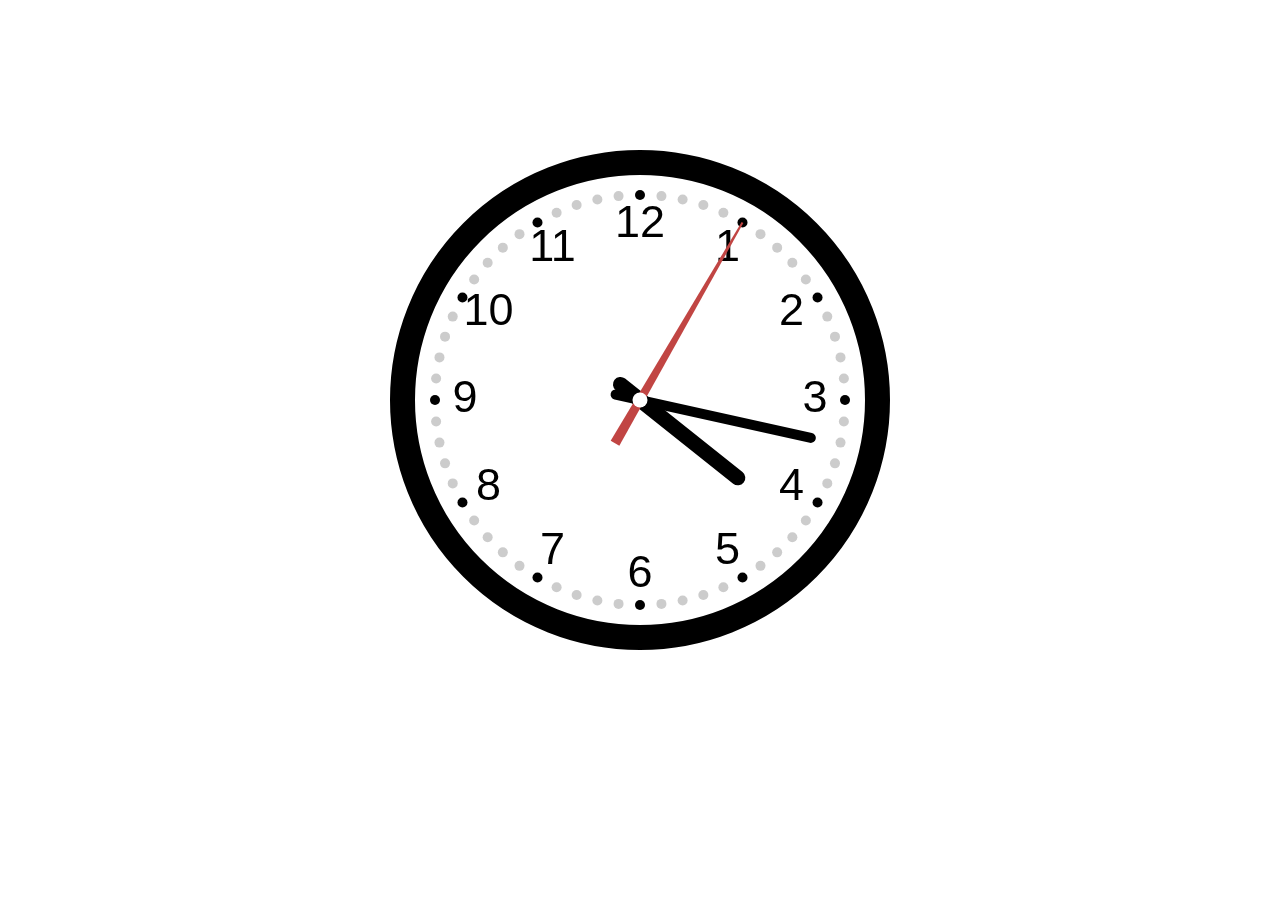
<file: unicorn/clock/index.html>
<!DOCTYPE html>
<html lang="en">
<head>
	<meta charset="UTF-8">
	<meta name="viewport" content="width=device-width, initial-scale=1">
	<title>Mr.Ming CLOCK</title>
	<style>
		body{
			background: #FFFFFF;
		}
		div{
			text-align: center;
			margin-top: 150px;
		}
		/* #clock{
			border: 1px solid #FF0000;
		} */
	</style>
</head>
<body>
	<div>
		<canvas id="clock" height="500px" width="500px"></canvas>
	</div>
	<script type="text/javascript" src="./clock.js"></script>
</body>
</html>
</file>
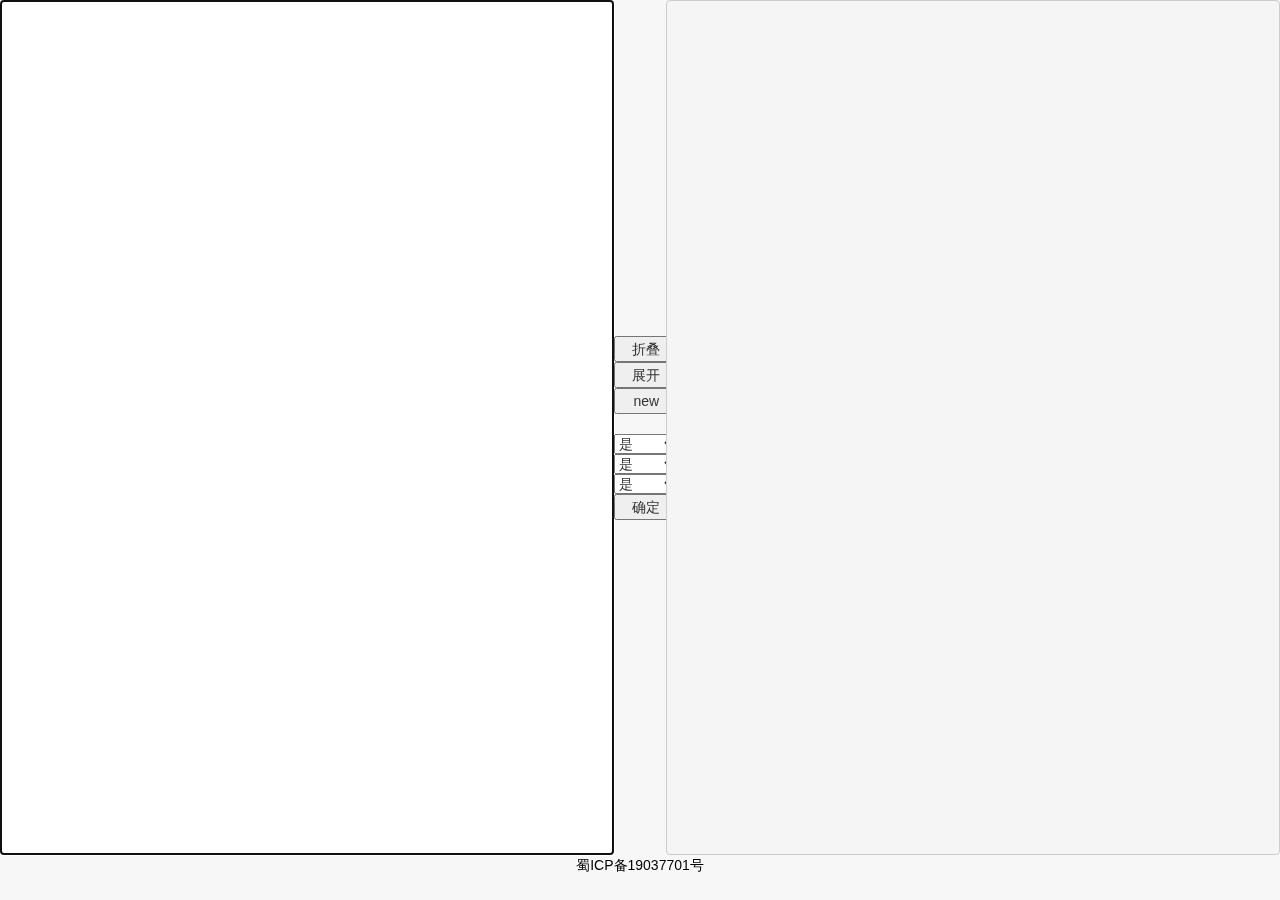
<file: json.html>
<!DOCTYPE html>
<html lang="zh">
<head>
<meta http-equiv="Content-Type" content="text/html; charset=UTF-8">
<link rel="stylesheet" type="text/css" href="https://cdn.bootcdn.net/ajax/libs/twitter-bootstrap/3.3.4/css/bootstrap.min.css" />
<link rel="stylesheet" type="text/css" href="https://cdn.bootcdn.net/ajax/libs/jquery-jsonview/1.2.3/jquery.jsonview.min.css" />
<title>json-stolenzc</title>
<style>
    body {
        background-color: #F7F7F7
    }
    .box{
        display: flex;
        align-items: center;
    }

    .operation{
        display: flex;
        flex-direction: column;
    }

    .show-rough{
        border: 1px solid #ccc;
        width: 48%;
        height: 95vh;
        resize: none;
        font-size: large;
    }

    .showinfo{
        position: absolute;
        /* background-color: #eef1f8; */
        width: 48%;
        height: 100%;
        top: 0;
        right: 0;
        /* padding: 5px;
        border-radius: 4px; */
        /* border: 1px solid #ccc; */
        /* display: none; */
    }
    .showinfo pre{
        padding: 5px;
        border: 1px solid #ccc;
        margin:2;
        height:95%;
        overflow-y: scroll;
    }

    .footer{
        text-align: center;
        vertical-align: bottom;
    }

    a:link,a:visited{
        color:black
    }

    a:hover{
        color:blue
    }

</style>
<script src="https://cdn.bootcdn.net/ajax/libs/jquery/1.8.0/jquery.min.js"></script>
<script src="https://cdn.bootcdn.net/ajax/libs/jquery-jsonview/1.2.3/jquery.jsonview.min.js"></script> 

<script type="text/javascript">
 
    $(document).ready(function(){
        // 使用说明
        console.log("你真是个小可爱，使用说明都被你找到了")
        console.log("进入网页，自动聚焦到输入框")
        console.log("输入完成，敲回车自动使用替换并格式化方法")
        console.log("替换主要是替换掉单引号、True、False、None字符为json标准字符")
        console.log("除非json中有这些不需要替换，否则都建议使用替换并格式化")
        // 聚焦输入框
        $("#input").focus();
        // 绑定回车键
        $("#input").keypress(function(e) {
            var eCode = e.keyCode ? e.keyCode : e.which ? e.which : e.charCode;
                if (eCode == 13){
                    // run(true)
                    format(true)
        }
    });
        // $(".show-rough").mouseover(function(){
        //     var left = $(this).offset().left + $(this).width() +20;//计算div显示位置
        //     var top = $(this).offset().top + 20;
        //     var _jsonDate = $.parseJSON($(this).text());
        //     var showJson = syntaxHighlight(_jsonDate);
        //     $("#show-info").css({"left":left,"top":top}).show();
        //     $("#show-pre").html(showJson);
        // });
        // $(".show-rough").mouseout(function(){
        //     $("#show-info").hide().html();
        //     $("#show-pre").html();
        // })
    });

    function format(is_replace=true, collapsed=false, recursive_collapser=true){
        console.log(is_replace, collapsed, recursive_collapser)
        try {
            var input = $('#input').val()
            if (is_replace == true){
                input = input.replace(/\'/g, '"').replace(/True/g, 'true').replace(/False/g, 'false').replace(/None/g, 'null');
            }
            var input = eval('(' + input + ')');
        }
        catch (error) {
            return alert(error);
        }

        $('#show-pre').JSONView(input, { collapsed: collapsed, recursive_collapser: recursive_collapser })
    }

    function run(is_replace){
        // 获取输入值
        var _jsonData = document.getElementById("input").value
        // 调用json格式化
        var showJson = syntaxHighlight(_jsonData, is_replace)
        // 输出到页面上
        $("#show-pre").html(showJson);
        // document.getElementById("show-info").innerText = showJson;
    }

    function custom_config(){
        var replace = $('#repace').val() == 'true' ? true : false
        var expand = $('#expand').val() == 'true' ? true : false
        var expand_child = $('#expand_child').val() == 'true' ? true : false
        format(replace, expand, expand_child)
    }

    function newtab(){
        var html = document.getElementById("input").value
        html = html.replace(/\'/g, '"').replace(/True/g, 'true').replace(/False/g, 'false').replace(/None/g, 'null');
        var newwindow = window.open('', "_blank",'');
        newwindow.document.write(html);
    }

    //处理json数据，采用正则过滤出不同类型参数
    function syntaxHighlight(json, is_replace) {
        // 判断是否替换
        if (is_replace == true){
            json = json.replace(/\'/g, '"').replace(/True/g, 'true').replace(/False/g, 'false').replace(/None/g, 'null');
        }
        // json格式化，缩进为4个字符
        json = JSON.stringify(JSON.parse(json), undefined, 4);
        json = json.replace(/&/g, '&').replace(/</g, '<').replace(/>/g, '>');
        // 进行颜色替换
        return json.replace(/("(\\u[a-zA-Z0-9]{4}|\\[^u]|[^\\"])*"(\s*:)?|\b(true|false|null)\b|-?\d+(?:\.\d*)?(?:[eE][+\-]?\d+)?)/g, function(match) {
            var cls = 'number';
            if (/^"/.test(match)) {
                if (/:$/.test(match)) {
                    cls = 'key';
                } else {
                    cls = 'string';
                }
            } else if (/true|false/.test(match)) {
                cls = 'boolean';
            } else if (/null/.test(match)) {
                cls = 'null';
            }
            return '<span class="' + cls + '">' + match + '</span>';
            // js简单格式化json的方法
            // var text = "...";//json格式的字符串
            // var jsonPretty = JSON.stringify(JSON.parse(text),null,2);  
        });
    };
</script>
</head>
<body>


    <div class="box">

        <textarea id="input" class="show-rough"></textarea>
        <div class="operation">
            <button onclick="format(true, true)" title="全部折叠">折叠</button>
            <button onclick="format(true)" title="全部展开">展开</button>
            <button onclick="newtab()" title="新标签打开">new</button>
            <span>&emsp;</span>
            <select name="replace" id="repace" title="是否替换">
                <option disabled>替换</option>
                <option value=true>是</option>
                <option value=false>否</option>
            </select>
            <select name="expand" id="expand" title="是否折叠">
                <option disabled>折叠</option>
                <option value=true>是</option>
                <option value=false>否</option>
            </select>
            <select name="expand_child" id="expand_child" title="是否展开子节点">
                <option disabled>子节点</option>
                <option value=true>是</option>
                <option value=false>否</option>
            </select>
            <button onclick="custom_config()" title="执行当前设置">确定</button>

        </div>
    
        <!-- <button onclick="run(true)">替换并格式化</button>
        <button onclick="run(false)">直接格式化</button>
        <button onclick="newtab()">打开新标签</button> -->
        <div id="show-info" class="showinfo">
            <pre id="show-pre" style="font-size: 1.3em;"></pre>
        </div>
    </div>

    <div class="footer">
        <a href="http://beian.miit.gov.cn">蜀ICP备19037701号</a>
    </div>

</body>
</html>
</file>
<file: static/css/center.css>
* {
    margin: 0;
    padding: 0;
    border: 0;
}
body{
    width: 100%;
    height: 100vh;
    background-color: black;
    display: flex;
    justify-content: center;
    align-items: center;
}
.show_content {
    color: white;
    font-size: 50px;
    text-align: center;
}
.num_show {
    font-family: monospace
}
</file>
